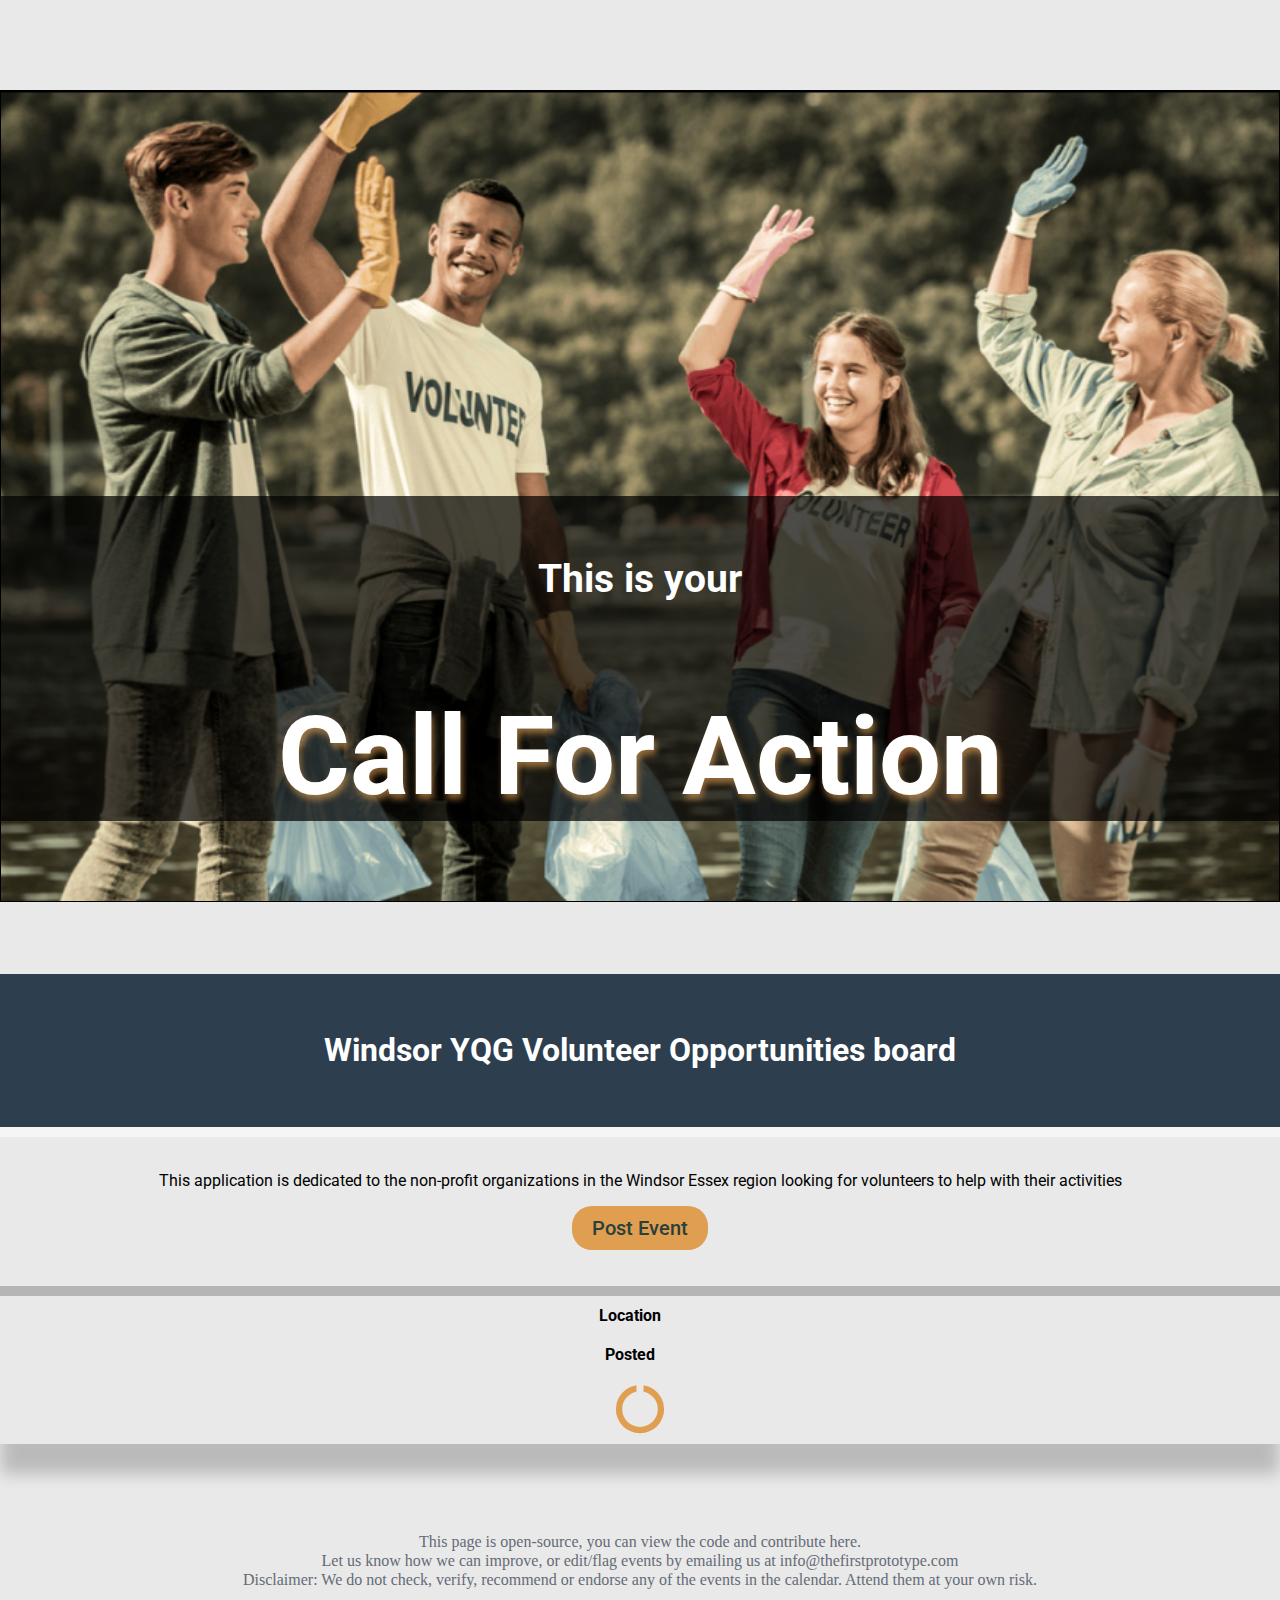
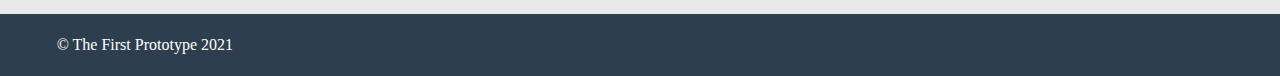
<file: VolunteerBoard/index.html>
<!DOCTYPE html>

<html lang="en">
<head>
    <meta charset="UTF-8">
    <meta name="viewport" content="width=device-width, initial-scale=1.0" />

    <!--Bootstrap 5 cdn, mainly used for its accordion and layout tools-->
    <link href="https://cdn.jsdelivr.net/npm/bootstrap@5.0.2/dist/css/bootstrap.min.css" rel="stylesheet" integrity="sha384-EVSTQN3/azprG1Anm3QDgpJLIm9Nao0Yz1ztcQTwFspd3yD65VohhpuuCOmLASjC" crossorigin="anonymous">

    <!--importing roboto fonr-->
    <link href='https://fonts.googleapis.com/css?family=Roboto' rel='stylesheet'>

    <!--icons from fontawesome-->
    <link rel="stylesheet" href="https://cdnjs.cloudflare.com/ajax/libs/font-awesome/4.7.0/css/font-awesome.min.css">

    <link rel="stylesheet" href="style.css"> 
    
</head>

<!-- put minheight at first so i can scroll even if there is no content-->
<body onload="onLoad()">

    <!-- <img id="logoImage"  src="images/TFP_Logo.png" alt="Logo of The First Prototype"> -->

    <div id="nav" class="container-fluid">
        <a href="https://thefirstprototype.com/" target="_blank"><img id="logoImage"  src="images/TFP_Logo.png" alt="Logo of The First Prototype"></a>
        
    </div>


    <div id="header" class="container-fluid">
        <!--used css background image for this image-->
        <div id="header_words" class="container-fluid">
            <h2 id="small_header_words">This is your</h2>
            <h2 id="large_header_words">Call For Action</h2>
        </div>
    </div>

    <div style="height: 8vh"></div><!--spacer for ez layout-->

    
    <div id="opportunities" class="container">
        <div id="opportunities_title" class="container-fluid">
            <h1>Windsor YQG Volunteer Opportunities board</h1>
        </div>

        <div id="opportunities_description" class="container-fluid">
            <p>This application is dedicated to the non-profit organizations in the Windsor Essex region looking for volunteers to help with their activities</p>

            <button id="post_event_btn" onclick="window.open('https://forms.gle/QfLM8dEP6Xizt2oW6','_blank')""> <!-- Button is set to a dead link, add google form link later? -->
                Post Event
            </button>
        </div>

        <div id="column-headers" class="container-fluid">
            <div class="row">
                <div class="col-6"></div>
                <div class="col-3"><h4 class="col-header-text">Location</h4></div>
                <div class="col-3"><h4 class="col-header-text">Posted</h4></div>
            </div>
        </div>


        
        <!-- using bootstrap accordian to match the design easier, with some modifications to allow divs to go in the header-->
        <div class="accordion accordion-flush" id="event-list">

            <div class="container-fluid spinner">
                <i class="fa fa-circle-o-notch fa-spin fa-3x fa-fw fa-align-center"></i>
            </div>
            

            <!--
            <div class="accordion-item">
                <div class="accordion-header"  >
                    <div class=" accordion-button collapsed" data-bs-toggle="collapse" href="#collapseTwo" role="button" aria-expanded="false" aria-controls="collapseTwo" id="headingTwo">
                        
                        <div   class="container-fluid accordian-content">
                            <div  class="row">
                                <div class="col-6">
                                    <h2 class="title">Cleaners</h2>
                                    <p class="company-name">Company Name</p>
                                </div>
                                <div class="col-3 location"> 
                                    <p>1234 Oulette Ave,</p>
                                    <p>Windsor</p>                     
                                </div>
                                <div class="col-3 posted-time"><p>2 hrs Ago</p></div>
                            </div>
                        </div>
                    </div>
                </div>
                <div id="collapseTwo" class="accordion-collapse collapse" aria-labelledby="headingTwo" data-bs-parent="#event-list">
                    <div class="accordion-body">
                        
                        <div class="container-fluid collapse-content">
                            <h3 class="description-title">Description:</h3>
                            
                            <img class="collapse-img" src="images/dog_img.png" alt="image of dogs">
                            
                            <p class="description-content">
                                Lorem ipsum dolor sit amet consectetur adipisicing elit.
                                Neque cum excepturi culpa inventore, expedita sit aperiam voluptates 
                                reprehenderit error repellendus! Animi aspernatur amet quod nam, rem 
                                id! Ipsa eos molestias perspiciatis enim error fugiat assumenda placeat 
                                obcaecati, ducimus asperiores amet, in neque veniam inventore magni voluptatibus 
                                hic? Tempora, atque. Officia temporibus atque explicabo itaque sint earum sunt fugiat 
                                autem numquam? Nisi perferendis veniam et iste praesentium suscipit rem animi quae? At 
                                voluptatum porro, voluptatibus omnis facilis veniam nihil, maxime quam accusamus est 
                                magni amet veritatis, sapiente consequuntur? Debitis quia magnam impedit ipsum, 
                                accusamus aspernatur illum numquam tempora enim, quasi doloribus sit minus 
                                aperiam nesciunt in delectus beatae. Animi veritatis maxime rerum voluptates 
                                velit illum dolorem aut. Deleniti nam aperiam dolorum tempore voluptatem 
                                delectus doloribus, assumenda eligendi odio?
                            </p>
                            <h3 class="contact-title">Contact Information:</h3>
                            
                            <div class="container contact-content">
                                <div class="row">
                                    <div class="col-8 contact-text">
                                        <a>Windsor Pet Shelter</a>
                                        <a >lorem@ipsum.com</a>
                                        <p>(123) 345-3434</p>
                                    </div>
                                    <div class="col-4 contact-text">
                                        <p>1123 Oulette Ave,</p>
                                        <p>Windsor ON</p>
                                        <p>N1S 2E1</p> 
                                    </div>
                                </div>
                            </div>
                        </div>
                    </div>
                </div>
            </div>


            <div class="accordion-item">
                <div class="accordion-header"  >
                    <div class=" accordion-button collapsed" data-bs-toggle="collapse" href="#collapseThree" role="button" aria-expanded="false" aria-controls="collapseThree" id="headingThree">
                        
                        <div   class="container-fluid accordian-content">
                            <div  class="row">
                                <div class="col-6">
                                    <h2 class="title">Cleaners</h2>
                                    <p class="company-name">Company Name</p>
                                </div>
                                <div class="col-3 location"> 
                                    <p>1234 Oulette Ave,</p>
                                    <p>Windsor</p>                                
                                </div>
                                <div class="col-3 posted-time"><p>2 hrs Ago</p></div>
                            </div>
                        </div>
                    </div>
                </div>
                <div id="collapseThree" class="accordion-collapse collapse" aria-labelledby="headingThree" data-bs-parent="#event-list">
                    <div class="accordion-body">
                        
                        <div class="container-fluid collapse-content">
                            <h3 class="description-title">Description:</h3>
                            
                            <img class="collapse-img" src="images/dog_img.png" alt="image of dogs">
                            <p class="description-content">
                                Lorem ipsum dolor sit amet consectetur adipisicing elit.
                                Neque cum excepturi culpa inventore, expedita sit aperiam voluptates 
                                reprehenderit error repellendus! Animi aspernatur amet quod nam, rem 
                                id! Ipsa eos molestias perspiciatis enim error fugiat assumenda placeat 
                                obcaecati, ducimus asperiores amet, in neque veniam inventore magni voluptatibus 
                                hic? Tempora, atque. Officia temporibus atque explicabo itaque sint earum sunt fugiat 
                                autem numquam? Nisi perferendis veniam et iste praesentium suscipit rem animi quae? At 
                                voluptatum porro, voluptatibus omnis facilis veniam nihil, maxime quam accusamus est 
                                magni amet veritatis, sapiente consequuntur? Debitis quia magnam impedit ipsum, 
                                accusamus aspernatur illum numquam tempora enim, quasi doloribus sit minus 
                                aperiam nesciunt in delectus beatae. Animi veritatis maxime rerum voluptates 
                                velit illum dolorem aut. Deleniti nam aperiam dolorum tempore voluptatem 
                                delectus doloribus, assumenda eligendi odio?
                            </p>
                            <h3 class="contact-title">Contact Information:</h3>
                            
                            <div class="container contact-content">
                                <div class="row">
                                    <div class="col-8 contact-text">
                                        <a>Windsor Pet Shelter</a>
                                        <a>lorem@ipsum.com</a>
                                        <p>(123) 345-3434</p>  
                                    </div>
                                    <div class="col-4 contact-text">
                                        <p>1123 Oulette Ave,</p>
                                        <p>Windsor ON</p>
                                        <p>N1S 2E1</p>
                                    </div>
                                </div>
                            </div>
                        </div>
                    </div>
                </div>
            </div>
        -->
        </div>

        
    </div>

    


    <div style="height: 8vh"></div><!--spacer for ez layout-->

    <p class = "disclaimer"> This page is open-source, you can view the code and contribute here. <br>
        Let us know how we can improve, or edit/flag events by emailing us at info@thefirstprototype.com <br>
        Disclaimer: We do not check, verify, recommend or endorse any of the events in the calendar. Attend them at your own risk. <br>
    </p>

    <footer class = "container-fluid">
        <a href="https://thefirstprototype.com/" target="_blank">© The First Prototype 2021</a>
    </footer>
    
    
    <!--Bootstrap's prebuilt JS functionality-->
    <script src="https://cdn.jsdelivr.net/npm/bootstrap@5.0.2/dist/js/bootstrap.bundle.min.js" integrity="sha384-MrcW6ZMFYlzcLA8Nl+NtUVF0sA7MsXsP1UyJoMp4YLEuNSfAP+JcXn/tWtIaxVXM" crossorigin="anonymous"></script>
    
    <script src="script.js"></script>
</body>
</html>
</file>
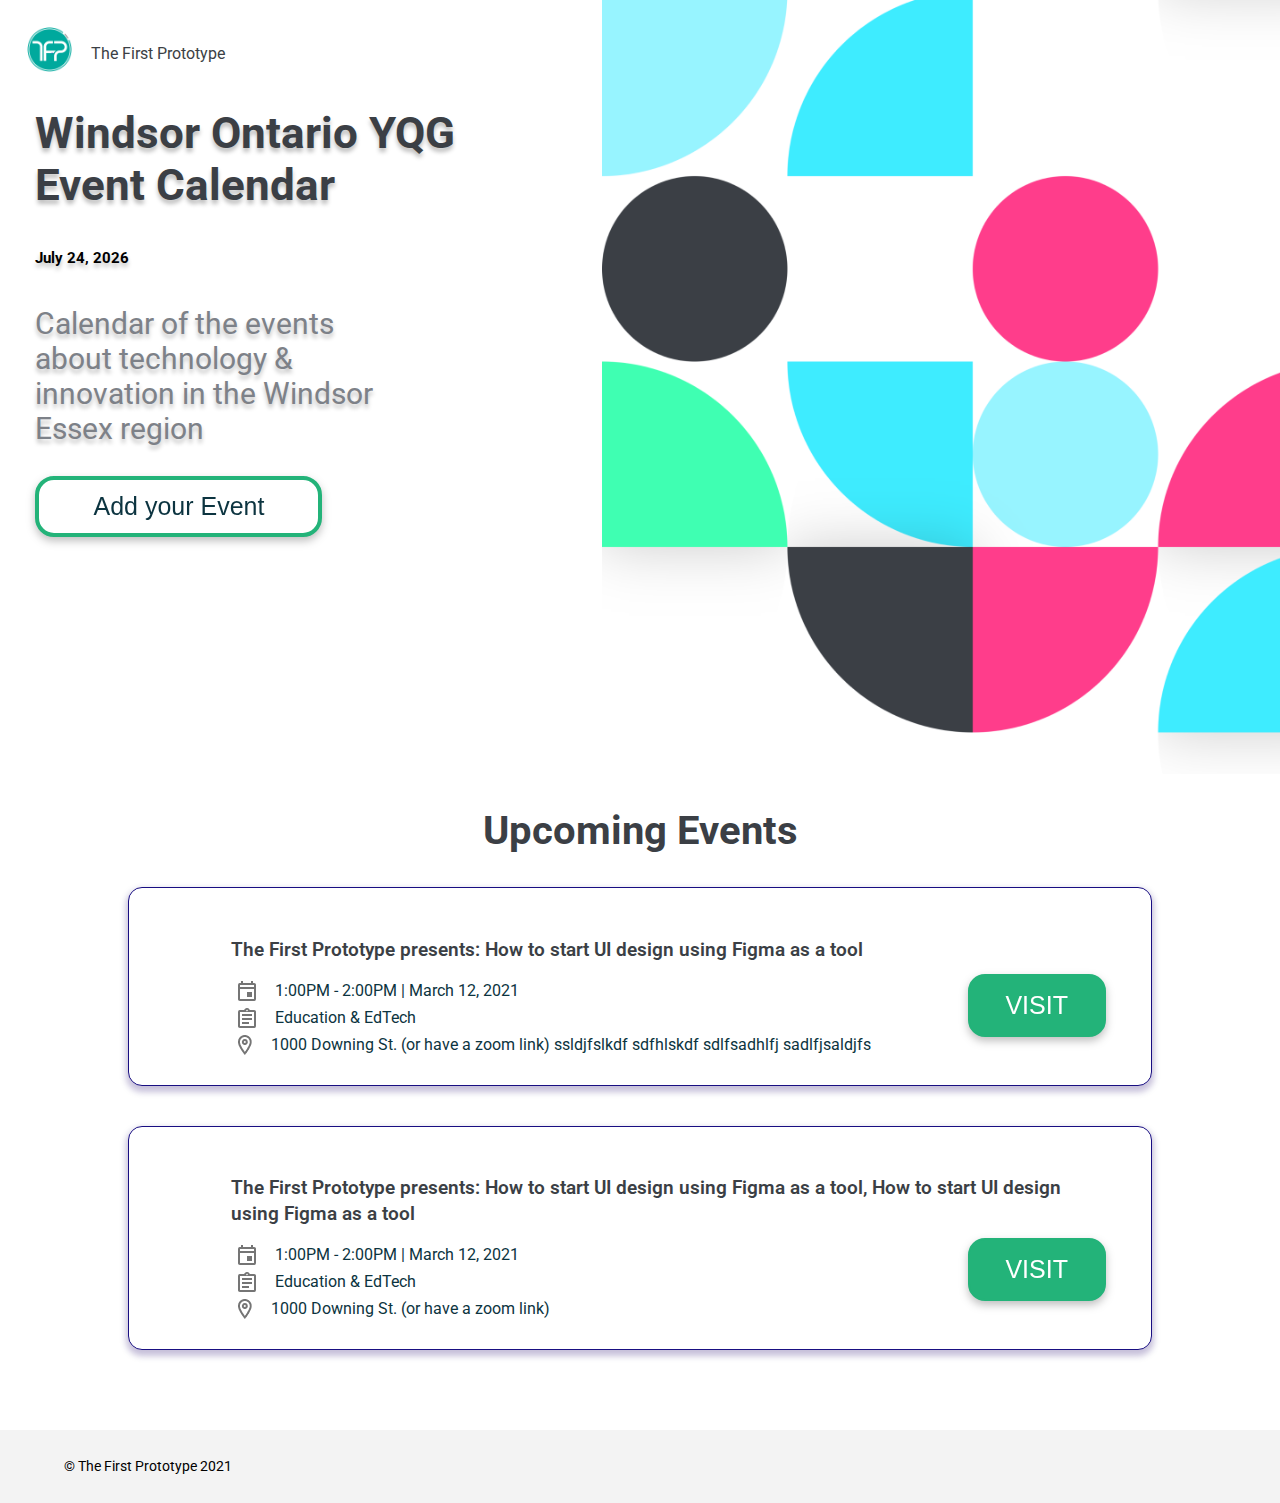
<file: windsor-ontario-yqg-events-calendar.html>
<html>
<head> 

    <title>Event Calendar</title>
    <link rel="stylesheet" href="style.css">
    
</head>
<body onload="onLoad()">

    <!--<img class = "mobile-background" src = "MobileBack.png" alt = "Colourful Backgroud Picture (Mobile)" title =  "Colourful Backgroud Picture (Mobile)">-->

    <header class = "container-top">
        <div class="logo"> 
            <img src="logo.png" alt="First Prototype Logo" title="First Prototype Logo">
            <span class = "vertical-center"> The First Prototype </span>
        </div>

        <div class="head-pic">
            <img src="CalendarHeaderPic.png" alt="Colourful picture with circles and quarter circles" title="Header Picture" width="100%">
        </div>
        
        
        <div class="head-content">
        <h1>
            Windsor Ontario YQG Event Calendar
        </h1>
        
        <h6 id="date-header">
            
        </h6>
        
        <h3>
            Calendar of the events about technology & innovation in the Windsor Essex region
        </h3>

        <button onclick=" window.open('https://forms.gle/44ifQ5aHdkvFAP8SA','_blank')";> <!-- Button is set to a dead link, add google form link later? -->
            Add your Event
        </button>
        
        </div>
    </header>


  
  

    <h2> Upcoming Events </h2>

    <div id="container-events">

        <!--TEMPLATE FOR EVENT LISTINGS -->
        <div class = "event">
            <h4 class = "event-title"> The First Prototype presents: How to start UI design using Figma as a tool</h4>
            <div class = "event-content">
                
                <p> <img src="Calendar_Icon.png" alt="Calendar Icon" title="Calendar Icon"> 1:00PM - 2:00PM | March 12, 2021 </p>
                <p><img src="Info_Icon.png" alt="Information Icon" title="Information Icon"> Education & EdTech</p>
                <p><img src="Location_Icon.png" alt="Location Icon" title="Location Icon"> 1000 Downing St. (or have a zoom link) ssldjfslkdf sdfhlskdf sdlfsadhlfj sadlfjsaldjfs</p>
                
            </div>

            <button class = "visit-button" style = "visibility: visible;" onclick=" window.open('#','_blank')"> <!-- Button is set to a dead link, add google form link later? -->
                VISIT
            </button>
        </div>


        <div class = "event">
            <h4 class = "event-title"> The First Prototype presents: How to start UI design using Figma as a tool, How to start UI design using Figma as a tool</h4>
            <div class = "event-content">
                <p> <img src="Calendar_Icon.png" alt="Calendar Icon" title="Calendar Icon"> 1:00PM - 2:00PM | March 12, 2021 </p>
                <p><img src="Info_Icon.png" alt="Information Icon" title="Information Icon"> Education & EdTech</p>
                <p><img src="Location_Icon.png" alt="Location Icon" title="Location Icon"> 1000 Downing St. (or have a zoom link)</p>
            </div>

            <button class = "visit-button"  style = " visibility: visible;"  onclick=" window.open('#','_blank')">
                VISIT
            </button>
        </div>
        



        
      </div>

    <script src="index.js"></script>
  

  <footer>
    © The First Prototype 2021
  </footer>
</body>

</html>
</file>
<file: VolunteerBoard/style.css>
/*will remove later, this is to help me visualize where each element is*/

/*
*{
    border: 1px solid red;
}
*/






:root{
    /*variables to make things easier*/
    --navheight: 10vh;
}

/*removing default padding and margin to make things less confusing*/
body{
    
    padding: 0;
    margin: 0;

    background-color: #e9e9e9;

}



#header{
    /*
    for some unknown reason without this border there appears whitespace between nav and header?????
    I guess its fine because figma design has a border regardless but this is a mystery to me
    edit: this might be caused by "margin collapsing" but i still am not 100% sure
    
    */
    border: 1px solid black;

    overflow: hidden;
    
    margin-top: var(--navheight);
    height: calc(100vh - var(--navheight)); /*total height minus height of navbar, this way the image does not get blocked by the navbar*/
    padding: 0;
    
    background-color: aquamarine; /*I put this here as a tester to see if the background image is actually covering the entire div*/
    
    
    background-image: url('images/header_img.png');
    background-repeat:no-repeat;
    background-size: cover;
    background-position: center;

    transition: 0.1s;

    
  
}

#nav{
    height: var(--navheight);
    background-color: #2d3e4e;
    position: fixed;
    top: 0px;

    /*padding: 5vw 0px 5vw 0px;*/

    transition: 0.1s;
    overflow: hidden;
    z-index: 9999;/*guarantee that everything goes below the navbar*/
    
}

#logoImage{

    /*trick to vertically align image inside of div*/
    position: absolute;

    top:0;
    bottom: 0;
    margin: auto;

    margin-left: 5vw;

    height: calc(0.8*var(--navheight));

    transition: 0.1s;
    

    /*
    position: fixed;
    top: 17px;
    left: 50px;
    */
}

#header_words{
    position: relative;

    font-family: "Roboto";

    padding-top: 3vh;

    color: white;
    background-color: rgba(0, 0, 0, 0.7);

    /*alignment relative to header (i hope)*/
    top: 50%;
    text-align: center;
}


/*not using em for title because they are alot bigger than normal text, and shouldnt change size when user has larger font size selected*/
#small_header_words{

    font-size: calc(1.5vw + 20px);
}

#large_header_words{
    font-size: calc(7vw + 20px);
    text-shadow: 2px 5px 6px rgba(224, 158, 80, 0.6);
    font-weight: 700;
}



#opportunities{
    padding: 0;

    box-shadow: 0px 31px 15px -1px rgba(0, 0, 0, 0.2);

    
}

/*
@media (max-width: 575.98px) { 

    #opportunities{
        width: 80%;
    }
 }
*/

#opportunities_title{
    padding-top: 4vh;
    padding-bottom: 4vh;

    text-align: center;

    background-color: #2d3e4e;

    
}

#opportunities_title > h1{
    color: white;
    font-family: "Roboto";
    font-size: 2em;

}

#opportunities_description{
    text-align: center;
    justify-content: center;

    padding: 2vh 4vw 4vh 4vw;

    font-family: "Roboto";
    font-weight: 400;

    /*thick lines that appear on figma design*/
    border-bottom: 10px solid #b5b5b5;
    border-top: 10px solid #f5f5f5;
}


#post_event_btn{
    border-radius: 20px;
    background-color: #e09e50;
    border-width: 0;

    color: #2A403D;


    font-family: "Roboto";
    font-weight: 500;

    font-size: 1.25em;

    padding: 0.5em 1em 0.5em 1em;
}

#post_event_btn:hover{
    background-color: #F9BB72;
}


#column-headers{
    /* paddings to match the paddings of the accordian items*/


    /*"hack" solution, found by guess and check for now*/
    padding-left: 32px;
    padding-right: 52px;
}




#column-headers>.row>.col-3{

    display: flex;
    flex-direction: column-reverse;
    
    

    padding-top: 10px;
    padding-bottom: 10px;
   /* border: 1px solid red;*/
}

.col-header-text{
    /*border: 1px solid blue;*/

    font-family: "Roboto";
    font-size: 1em;
    font-weight: bold;
    

    text-align: center;

    margin: 0;
    
}


/*background colors for event listings, also this removes the default background color when the item is :focus*/
.accordion-item:nth-child(odd)>.accordion-header>.accordion-button{
    background-color: white;
}

.accordion-item:nth-child(even)>.accordion-header>.accordion-button{
    background-color: #e8eceb;
}

.accordion-body{
    background-color: #f5f5f5;
    overflow: auto; /*the "clearfix" hack that makes the collapsed body at least as big as the floated image inside*/
}

/*setting a color (for both background and text) overrides the blue glow?*/
.title, .company-name, .location, .posted-time{
    color: black;
}


.title{
    font-family: "Roboto";
    font-weight: 500;

    color: #659692/*override the other color because this is below in the css*/

    /*font size and overflow case comes later*/

}


.location, .posted-time{
    font-family: "Roboto";
    font-weight: 400;

    /*font size and overflow case comes later*/

    align-self: center;
    text-align: center;
}

.location>p{
    margin: 0;
}

@media (max-width: 575.98px) { 

    .location, .posted-time, .company-name{
        font-size: 0.75em;
    }

    .title{
        font-size: 1em;
    }
 }



.collapse-img{
    float: right;
    margin-left: 20px;
    margin-bottom: 20px;


    /*making sure that the image is croppied*/
    object-fit: cover;
    width: calc(10vw + 100px);
    height: calc(10vw + 100px);

    
}

.description-content{
    font-family: "Roboto";
    font-size: 1em;

    
}


.contact-content>.row{
    margin: auto;/*overrides the -15px margins that rows usually have, which messes up layout in this specific area*/

}

.contact-content{
    padding: 0;
}


.contact-text>a{

    display: block;
    
    font-family: "Roboto";
    text-decoration: none;
    color: #659692 !important;/*overrides some default bootstrap color that I am unaware of*/

}

.contact-text{
    padding:0;/*flush with header words*/
}

.contact-text>a:hover{
    text-decoration: underline !important;
    cursor: pointer;
}

.contact-text>p{
    font-family: "Roboto";
    margin:0;
}

@media (max-width: 575.98px) { 

    .description-content, .contact-text{
        font-size: 0.75em;
    }

    .description-title, .contact-title{
        font-size: 1em;
    }

    .col-header-text{
        font-size: 0.75em;
    }
 }


.disclaimer{
    text-align: center;
    color: #646B76;
    font-size: 16px;
    line-height: 19px;
}


footer{
    background-color: #2D3E4E;
    color: white;
    padding: 22px 0px 22px 0px;
    text-indent: 4.43vw;
    margin-top: 25px;
    font-size: 16px;
}

footer > a{
    color: white;
    text-decoration: none;
}


@media (max-width: 575.98px) { 

    .disclaimer{
        font-size: 0.75em;
        margin: 0;
        padding-left:15px;
        padding-right: 15px;
    }
}


.spinner{
    text-align: center;
    justify-self: center;
    padding: 10px;
}
.spinner>i{
    font-size: 50px;
    color: #e09e50;
}
</file>
<file: style.css>
@import url('https://fonts.googleapis.com/css2?family=Roboto&display=swap'); /* Importing Roboto Font */

/*
*{
    border: 1px solid red;
  }

*/


:root{
  font-size: 20px;
  background-color: white;
  font-family: Roboto, Georgia, sans-serif;
  padding: 0px;

  --headingcolour: #3B3F45;
  /*overflow-x: hidden;*/
}


body {
    font-style: normal;
    font-weight: 500;
    font-size: 1.1rem;
    line-height: 1.3rem;
    margin: 0px;
}

header{
    margin: 0px;
    padding: 0px;
}


/* CSS Grid for the header of the desktop setup. 3 portions: Logo, Picture and Content of the header */
.container-top{
    min-height: 300px;
    width: 100%;
    height: auto;
    display: grid;
    grid-column-gap: 5%;
    grid-template-columns: 1fr 53%;
    grid-template-rows: 10% auto;
    grid-template-areas:
    "logo pic"
    "content pic";

    /*background-color: #7287aa;*/
}



/* First Prototype logo in the corner */
.logo{
     /*background:LightSkyBlue;*/
    grid-area: logo;
    padding: 5%;
    font-style: normal;
    font-weight: normal;
    font-size: 0.8rem;
    line-height: 1.15rem;
    align-items: center;
    vertical-align: center;
    color: #3B3F45;

}

/* Colourful picture on the top right */
.head-pic{
    /*background:LightSalmon;*/
    grid-area: pic;
    margin: 0px;
    
    /*
    margin-top: -10px;
    margin-right: -10px;
    */
    
    height: auto;
}


/* All the words in the header */
.head-content{
    /*background:PaleTurquoise;*/
    grid-area: content;
    padding-left: 6.6%;
    height: auto;
    text-shadow: 0px 4px 4px rgba(0, 0, 0, 0.25);
    
}

h1{
    font-weight: 700;
    font-size: 2.2rem;
    line-height: 2.6rem;
    color: var(--headingcolour);
    
}

h3{
    font-weight: normal;
    font-size: 1.5rem;
    line-height: 35px;
    color: #7D8188;
    padding-right: 27%;
}


/* Add your Event Button */
button {
    border-radius: 19px;
    border-color: #23B379;
    border-width: 4px;
    border-style: solid;
    color: #0C3440;
    background-color: white;
    padding: 12px 54px 12px 54px;

    font-style: normal;
    font-weight: normal;
    font-size: 1.25rem;
    line-height: 1.45rem;

    filter: drop-shadow(0px 4px 4px rgba(0, 0, 0, 0.25));
}

/* Change colour on hover */
button:hover{
    background-color: #23B379;
    color: white;
}


h2{
    text-align: center;
    font-style: normal;
    font-weight: 700;
    font-size: 2rem;
    line-height: 2.35rem;
    color: var(--headingcolour);
}

@keyframes spinner {
    0% {
        transform: translate3d(-50%, -50%, 0) rotate(0deg);
    }
    100% {
         transform: translate3d(-50%, -50%, 0) rotate(360deg);
    }
}

.spinner {
    height: 1vh;
    opacity: 1;
    position: relative;
    transition: opacity linear 0.1s;    
}

.spinner::before {
    animation: 2s linear infinite spinner;
    border: solid 3px #eee;
    border-bottom-color: #51d0e0;
    border-radius: 50%;
    content: "";
    height: 40px;
    left: 50%;
    opacity: inherit;
    position: absolute;
    top: 50%;
    transform: translate3d(-50%, -50%, 0);
    transform-origin: center;
    width: 40px;
    will-change: transform;
}


#container-events{
    display: flex;
    flex-direction: column;
    grid-template-columns: 1fr;
    margin-bottom: 40px;
}

.event{
    border-radius: 14px;
    border-color: #190F82;
    border-width: 1px;
    border-style: solid;
    color: #0C3440;
    background-color: white;
    padding: 1.8% 8.5% 1.8% 8%;

    box-shadow: 0px 4px 6px 2px rgba(26, 5, 108, 0.25);

    margin-left: 10%;
    margin-right: 10%;

    display: grid;
    
    margin-bottom: 40px;
    grid-column-gap: 40px;
    grid-row-gap: 0px;
    grid-template-columns: 90% 10%;
    grid-template-rows: auto 1fr;
    
    grid-template-areas: /* CHANGED */
    "title title"
    "info visit-link";

}

.event-title{
    grid-area: title;
    align-self: end; 
    /*background: #23B379;*/
}


.event-content{
    grid-area: info;
    white-space: initial;
    word-wrap: break-word;
    /*background: #0C3440;*/
}

.visit-button{
    grid-area: visit-link;
    border-radius: 17px;
    /*background: #7D8188;*/
    padding: 15px 2.8vw 15px 2.8vw;
    margin-right: 10px;

    justify-self: center;
    align-self: flex-start;
    border-width: 2px;
    background-color: #23B379;
    color: white;
    
    
}

.visit-button:hover{
    background-color: white;
    color: #0C3440;
}


h4{
    font-style: normal;
    font-weight: 600;
    font-size: 0.95rem;
    line-height: 1.3rem;
    margin-bottom: 11px;
    color:var(--headingcolour);
}

p{
    font-style: normal;
    font-weight: normal;
    font-size: 0.8rem;
    line-height: 1rem;
    margin: 7px;

}



footer{
    background-color: #F3F3F3;
    width: 100%;
    height: auto;
    padding: 1.25rem 0 1.25rem 0;
    font-style: normal;
    font-weight: normal;
    font-size: 0.7rem;
    line-height: 1.15rem;
    /*margin: -10px -10px -10px -10px;*/

    text-indent: 5%;
}

.vertical-center{
    line-height: 1;
    display: inline-block;
    vertical-align: middle;
    margin-bottom: 0.5rem;
}

/*images inside the event content divs and the logo image*/
.event-content > p > img{
    vertical-align: bottom;
    margin-right: 15px;
}

.event-content > p {
    padding-left: 36px;
    text-indent: -36px;
}

.logo > img{
    vertical-align: bottom;
    width: 45px;
    height: auto;
    margin-right: 15px;
}

.disclaimer{
    font-weight: normal;
    font-size: 0.8rem;
    line-height: 0.95rem;
    text-align: center;
    padding: 1.8% 8.5% 1.8% 8%;

    color: #646B76;

    margin-bottom: 50px;

}





/* ----------------- MOBILE ADJUSTMENTS --------------------- */



@media (max-width: 800px) { /* Responsive to Mobile Devices */
    :root{
        font-size: 14px;
        font-weight: 300;
    }


    .container-top{
        min-height: 100px;
        margin-top: -10px;
        height: auto;
        column-gap: 5%;
        row-gap: 47px;
        grid-template-columns: 100%;
        grid-template-rows: auto auto;
        grid-template-areas:
        "logo"
        "content";

        background-image: url(MobileBack.png);
    }

    .logo{
        font-size: 15px;
    }

    .logo > img{
        vertical-align: bottom;
        width: 10%;
    }




    .head-content{
        align-content: center;
        justify-content: center;
        text-align: center;
        padding-left: 0px;
    }

    .event{
        grid-template-areas: 
        "title"
        "info"
        "visit-link";

        grid-template-columns: 100%;
        grid-template-rows: auto auto auto;

        align-items: center;
        padding: 3% 2% 3% 2%;
        margin-bottom: 20px;
    }

    .event-title{
        padding-left: 1.5%;
    }

    .head-pic{
        visibility: hidden;
    }

    h1{
        font-size: 2rem;
    }

    h3{
        margin-top: 63px;
        margin-bottom: 103px;
        font-size: 1.43rem;
        padding-right: 0%;
    }

    h6{
        margin: 0px;
        font-size: 16px;
        font-weight: 300;
    }

    button{
        border-radius: 25px;
        margin-bottom: 10%;
        padding: 9px 23px 9px 23px;
    }

    .visit-button{
        margin-bottom: 3%;
        margin-top: 2%;
        border-radius: 23px;
        padding: 10px 21px 10px 21px;
    }



    .event-content > p > img{
        vertical-align: bottom;
        width: 15.83px;
    }


    .logo > img{
        width: 35px;
        margin-right: 13px;
    }

    .disclaimer{
        font-size: 12px;
        margin-bottom: 50px;
        padding: 1.8% 15% 1.8% 15%;
    }
    
}
</file>
